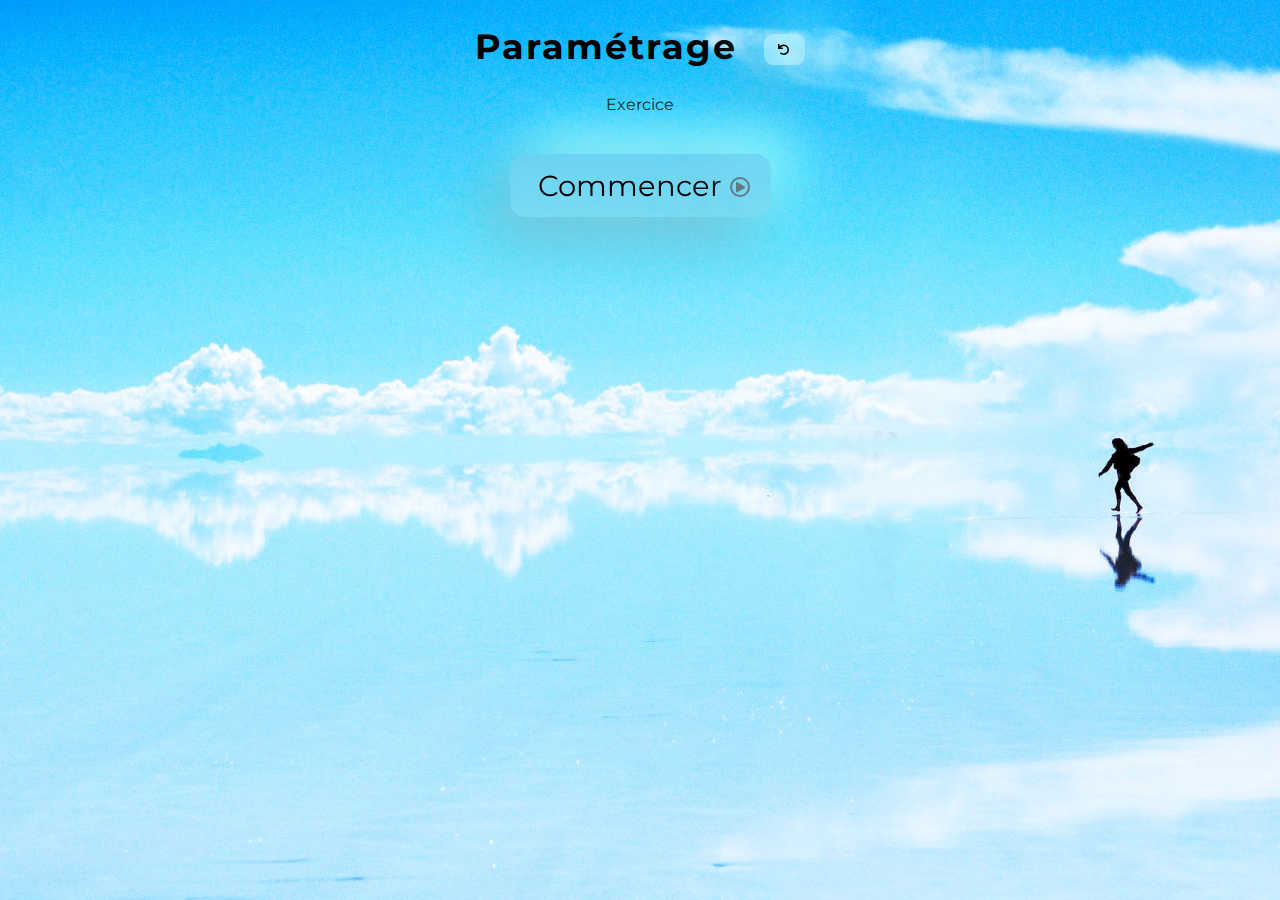
<file: yoga-routine-app/index.html>
<!DOCTYPE html>
<html lang="en">

<head>
  <meta charset="UTF-8">
  <meta http-equiv="X-UA-Compatible" content="IE=edge">
  <meta name="viewport" content="width=device-width, initial-scale=1.0">
  <title>Daily Routine</title>
  <link rel="shortcut icon" href="img/logo.png">
  <link rel="stylesheet" href="https://cdnjs.cloudflare.com/ajax/libs/font-awesome/5.15.3/css/all.min.css" />
  <link rel="stylesheet" href="style.css">
</head>

<body>
    <div class="app">
      <h1></h1>
      <main></main>
      <div class = "btn-container"> 
      </div>
    </div>



  <script src="script.js"></script>
</body>

</html>
</file>
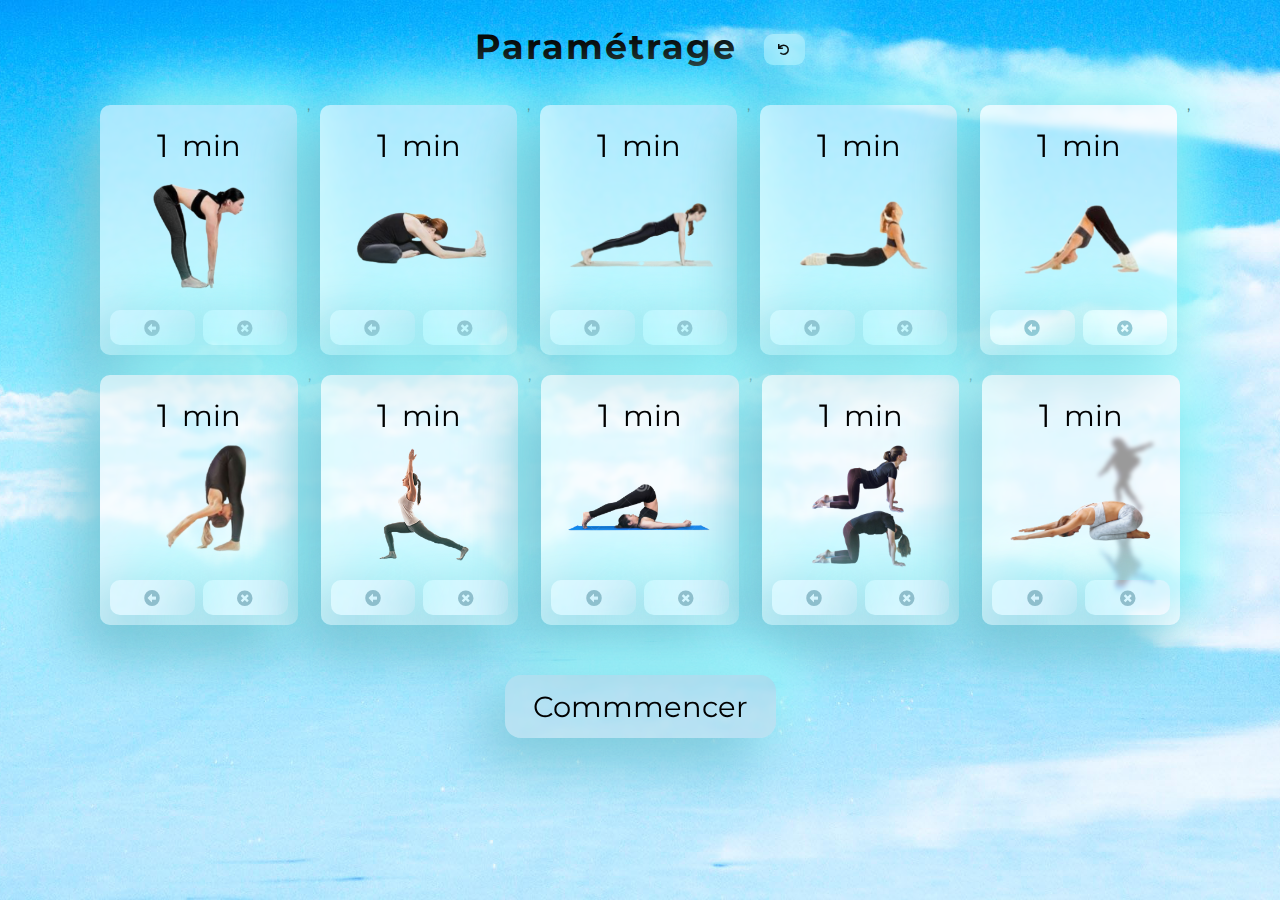
<file: yoga-routine/index.html>
<!DOCTYPE html>
<html lang="en">

<head>
  <meta charset="UTF-8">
  <meta http-equiv="X-UA-Compatible" content="IE=edge">
  <meta name="viewport" content="width=device-width, initial-scale=1.0">
  <title>Daily Routine</title>
  <link rel="shortcut icon" href="./img/logo.png">
  <link rel="stylesheet" href="https://cdnjs.cloudflare.com/ajax/libs/font-awesome/5.15.3/css/all.min.css" />
  <link rel="stylesheet" href="./style.css">
</head>

<body>
    <div class="app">
      <h1></h1>
      <main></main>
      <div class = "btn-container">
        
      </div>
    </div>



  <script src="index.js"></script>
</body>

</html>
</file>
<file: yoga-routine-app/style.css>
@import url("https://fonts.googleapis.com/css2?family=Montserrat:wght@100&display=swap");

* {
  margin: 0;
  padding: 0;
  box-sizing: border-box;
  list-style-type: none;
  font-family: "Montserrat", sans-serif;
  text-align: center;
}
i,
button {
  cursor: pointer;
  background: transparent;
  border: none;
  outline: none;
  transition: 0.25s;
  box-shadow: -20px 20px 60px #75c2d4, 20px -20px 60px #9fffff;
}
button:hover {
  transform: translateX(4px);
}
body {
  background: url(./img/Salar-de-Uyuni-Bolivia-Dry-salt-flats-Travelwithmk.com_.jpg)
    fixed center/cover;
}
h1 {
  font-size: 2.2rem;
  letter-spacing: 2px;
  margin: 25px 0 25px;
}
.fa-undo {
  font-size: 0.7rem;
  backdrop-filter: blur(2px);
  padding: 10px 14px;
  border-radius: 9px;
  margin-left: 15px;
  background: #c4f7fc8a;
  box-shadow: -20px 20px 60px #75c2d4, 20px -20px 60px #9fffff;
  cursor: pointer;
  transform: translateY(-5px);
  transition: 0.2s;
}
.fa-undo:hover {
  background: white;
  transform: translate(3px, -5px);
}
main {
  display: flex;
  justify-content: center;
  align-items: center;
  max-width: 1100px;
  margin: 0 auto;
}
ul {
  display: flex;
  flex-wrap: wrap;
  justify-content: center;
  margin: 0 auto;
}
li {
  flex: 1 0 15%;
  max-width: 250px;
  min-height: 250px;
  margin: 10px;
  padding: 25px 10px 10px;
  border-radius: 10px;
  backdrop-filter: blur(2px);
  background: rgba(255, 255, 255, 0.603);
  box-shadow: -20px 20px 60px #75c2d4, 20px -20px 60px #9fffff;
  display: grid;
  grid-template-rows: 30px 1fr 35px;
  grid-template-columns: 50% 50%;
  grid-template-areas:
    "a a"
    "b b"
    "c d";
}
.card-header {
  display: flex;
  justify-content: center;
  grid-area: a;
}
input[type="number"] {
  background: transparent;
  border: none;
  font-size: 2rem;
  width: 55px;
  z-index: 3;
  outline: none;
  margin-left: 2px;
}
li span {
  font-size: 1.8rem;
  text-align: left;
  transform: translate(-16px, -2px);
}
img {
  max-height: 150px;
  max-width: 150px;
  align-self: center;
  margin: 0 auto;
  grid-area: b;
}
li i {
  font-size: 1rem;
  color: #90becc;
  border-radius: 10px;
  transition: 0.1s;
  display: grid;
  align-items: center;
  justify-items: center;
  position: relative;
}
li i:hover {
  background: white;
  transform: scale(1.03);
}
.arrow {
  margin-right: 4px;
}
.deleteBtn {
  margin-left: 4px;
}
.arrow:before,
.deleteBtn:before {
  transform: translate(-50%, -50%);
  position: absolute;
  top: 50%;
  left: 50%;
}
#start {
  margin: 40px 0 80px;
  background: #d7d8d848;
  padding: 14px 28px;
  font-size: 1.8rem;
  border-radius: 16px;
  backdrop-filter: blur(3px);
}
#start:hover {
  background: white;
}
#start i {
  transform: translate(8px, -1px);
  color: #627c85;
  font-size: 1.3rem;
}
.exercice-container {
  border-radius: 20px;
  backdrop-filter: blur(3px);
  background: rgba(255, 255, 255, 0.503);
  box-shadow: -20px 20px 60px #75c2d4, 20px -20px 60px #aef8f8ad;
  padding: 50px 0;
  width: 70%;
  min-width: 250px;
  max-width: 600px;
}
.exercice-container p {
  font-size: 5rem;
  letter-spacing: 10px;
  margin: 0;
}
.exercice-container img {
  max-height: 200px;
  max-width: 200px;
  margin: 10px;
}
.exercice-container div {
  font-size: 2rem;
  margin-top: 30px;
  letter-spacing: 8px;
}
.btn-reboot {
  backdrop-filter: blur(2px);
  background: rgba(255, 255, 255, 0.281);
  box-shadow: -20px 20px 60px #75c2d4, 20px -20px 60px #9fffff;
  padding: 10px;
  border-radius: 12px;
  font-size: 1.1rem;
}
.btn-reboot .fa-times-circle {
  font-size: 0.85rem;
  color: rgb(85, 84, 84);
  margin-left: 4px;
}
@media screen and (max-width: 510px) {
  li {
    min-width: 90%;
  }
}
@media screen and (min-width: 600px) {
  .exercice-container img {
    max-height: 500px;
    max-width: 500px;
  }
}
</file>
<file: yoga-routine/style.css>
@import url("https://fonts.googleapis.com/css2?family=Montserrat:wght@100&display=swap");

* {
  margin: 0;
  padding: 0;
  box-sizing: border-box;
  list-style-type: none;
  font-family: "Montserrat", sans-serif;
  text-align: center;
}
i,
button {
  cursor: pointer;
  background: transparent;
  border: none;
  outline: none;
  transition: 0.25s;
  box-shadow: -20px 20px 60px #75c2d4, 20px -20px 60px #9fffff;
}
button:hover {
  transform: translateX(4px);
}
body {
  background: url(./img/Salar-de-Uyuni-Bolivia-Dry-salt-flats-Travelwithmk.com_.jpg)
    fixed center/cover;
}
h1 {
  font-size: 2.2rem;
  letter-spacing: 2px;
  margin: 25px 0 25px;
}
.fa-undo {
  font-size: 0.7rem;
  backdrop-filter: blur(2px);
  padding: 10px 14px;
  border-radius: 9px;
  margin-left: 15px;
  background: #c4f7fc8a;
  box-shadow: -20px 20px 60px #75c2d4, 20px -20px 60px #9fffff;
  cursor: pointer;
  transform: translateY(-5px);
  transition: 0.2s;
}
.fa-undo:hover {
  background: white;
  transform: translate(3px, -5px);
}
main {
  display: flex;
  justify-content: center;
  align-items: center;
  max-width: 1100px;
  margin: 0 auto;
}
ul {
  display: flex;
  flex-wrap: wrap;
  justify-content: center;
  margin: 0 auto;
}
li {
  flex: 1 0 15%;
  max-width: 250px;
  min-height: 250px;
  margin: 10px;
  padding: 25px 10px 10px;
  border-radius: 10px;
  backdrop-filter: blur(2px);
  background: rgba(255, 255, 255, 0.603);
  box-shadow: -20px 20px 60px #75c2d4, 20px -20px 60px #9fffff;
  display: grid;
  grid-template-rows: 30px 1fr 35px;
  grid-template-columns: 50% 50%;
  grid-template-areas:
    "a a"
    "b b"
    "c d";
}
.card-header {
  display: flex;
  justify-content: center;
  grid-area: a;
}
input[type="number"] {
  background: transparent;
  border: none;
  font-size: 2rem;
  width: 55px;
  z-index: 3;
  outline: none;
  margin-left: 2px;
}
li span {
  font-size: 1.8rem;
  text-align: left;
  transform: translate(-16px, -2px);
}
img {
  max-height: 150px;
  max-width: 150px;
  align-self: center;
  margin: 0 auto;
  grid-area: b;
}
li i {
  font-size: 1rem;
  color: #90becc;
  border-radius: 10px;
  transition: 0.1s;
  display: grid;
  align-items: center;
  justify-items: center;
  position: relative;
}
li i:hover {
  background: white;
  transform: scale(1.03);
}
.arrow {
  margin-right: 4px;
}
.deleteBtn {
  margin-left: 4px;
}
.arrow:before,
.deleteBtn:before {
  transform: translate(-50%, -50%);
  position: absolute;
  top: 50%;
  left: 50%;
}
#start {
  margin: 40px 0 80px;
  background: #d7d8d848;
  padding: 14px 28px;
  font-size: 1.8rem;
  border-radius: 16px;
  backdrop-filter: blur(3px);
}
#start:hover {
  background: white;
}
#start i {
  transform: translate(8px, -1px);
  color: #627c85;
  font-size: 1.3rem;
}
.exercice-container {
  border-radius: 20px;
  backdrop-filter: blur(3px);
  background: rgba(255, 255, 255, 0.503);
  box-shadow: -20px 20px 60px #75c2d4, 20px -20px 60px #aef8f8ad;
  padding: 50px 0;
  width: 70%;
  min-width: 250px;
  max-width: 600px;
}
.exercice-container p {
  font-size: 5rem;
  letter-spacing: 10px;
  margin: 0;
}
.exercice-container img {
  max-height: 200px;
  max-width: 200px;
  margin: 10px;
}
.exercice-container div {
  font-size: 2rem;
  margin-top: 30px;
  letter-spacing: 8px;
}
.btn-reboot {
  backdrop-filter: blur(2px);
  background: rgba(255, 255, 255, 0.281);
  box-shadow: -20px 20px 60px #75c2d4, 20px -20px 60px #9fffff;
  padding: 10px;
  border-radius: 12px;
  font-size: 1.1rem;
}
.btn-reboot .fa-times-circle {
  font-size: 0.85rem;
  color: rgb(85, 84, 84);
  margin-left: 4px;
}
@media screen and (max-width: 510px) {
  li {
    min-width: 90%;
  }
}
@media screen and (min-width: 600px) {
  .exercice-container img {
    max-height: 500px;
    max-width: 500px;
  }
}
</file>
